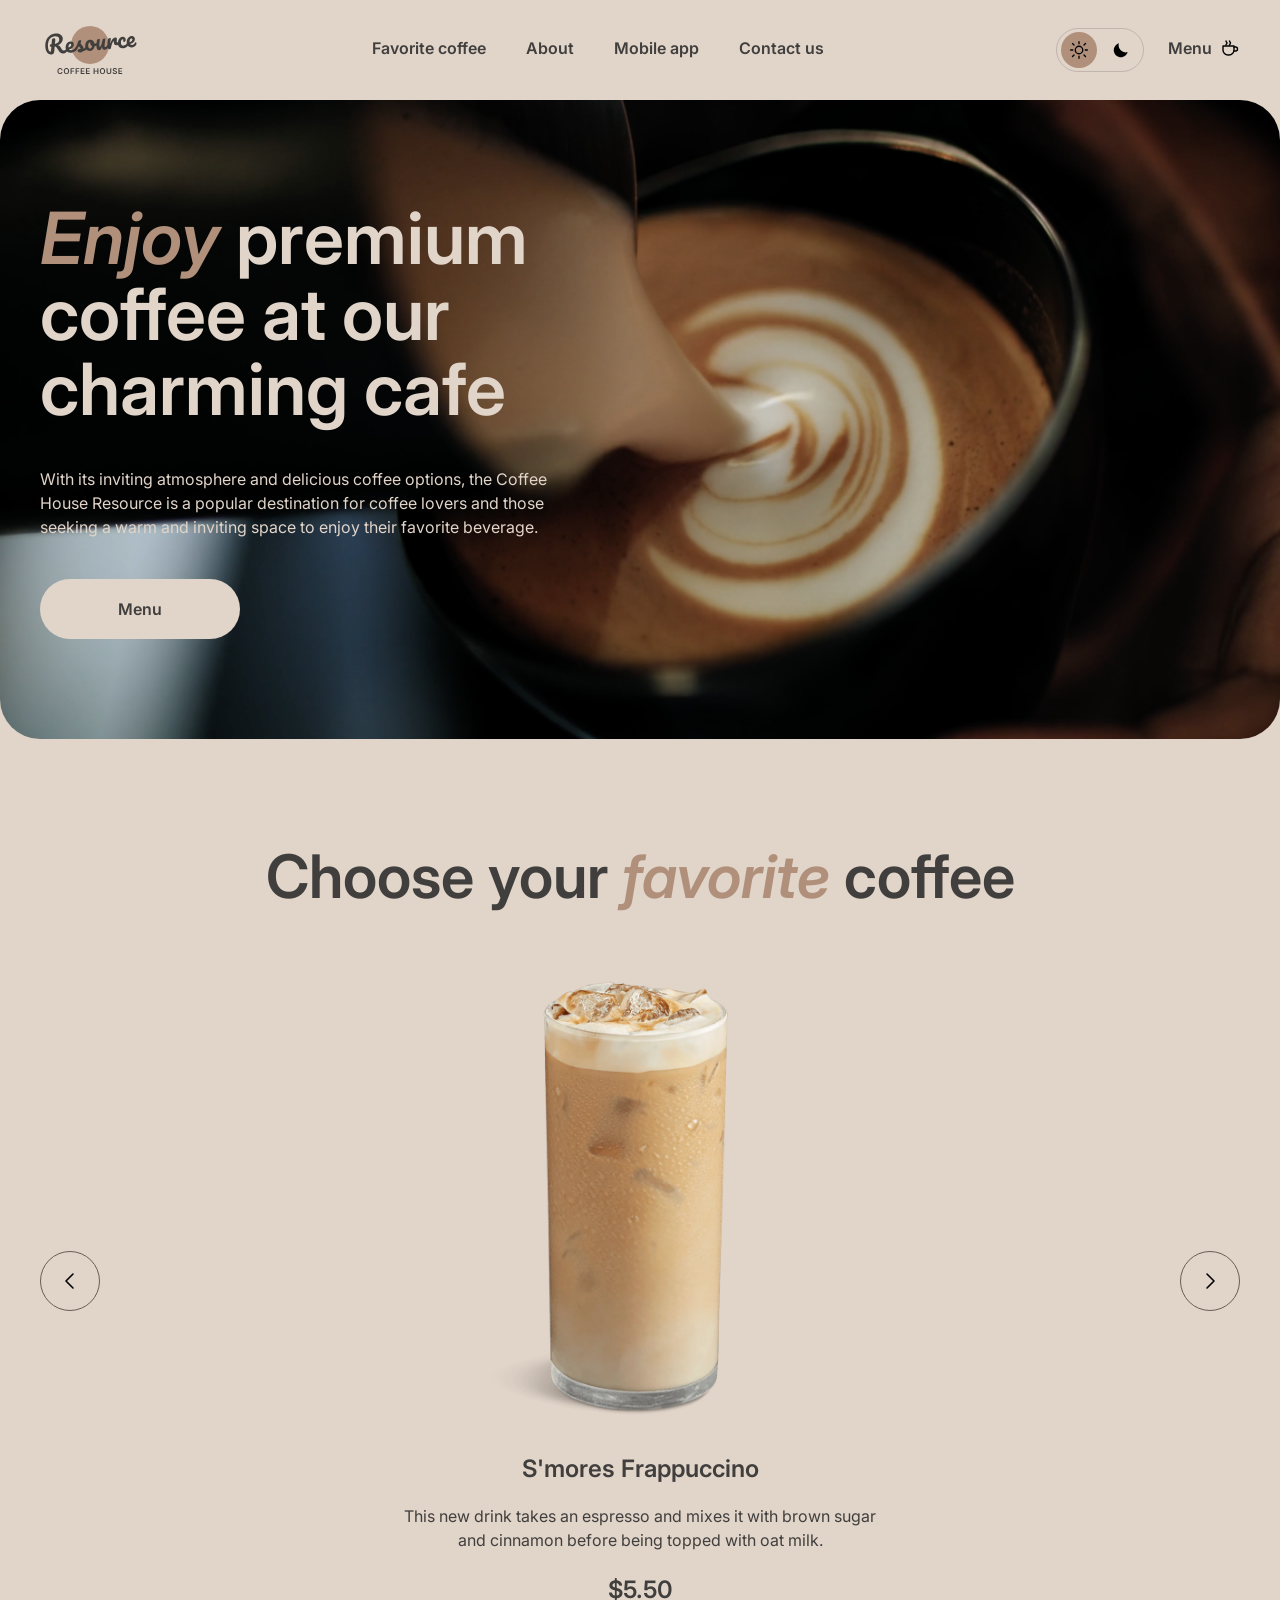
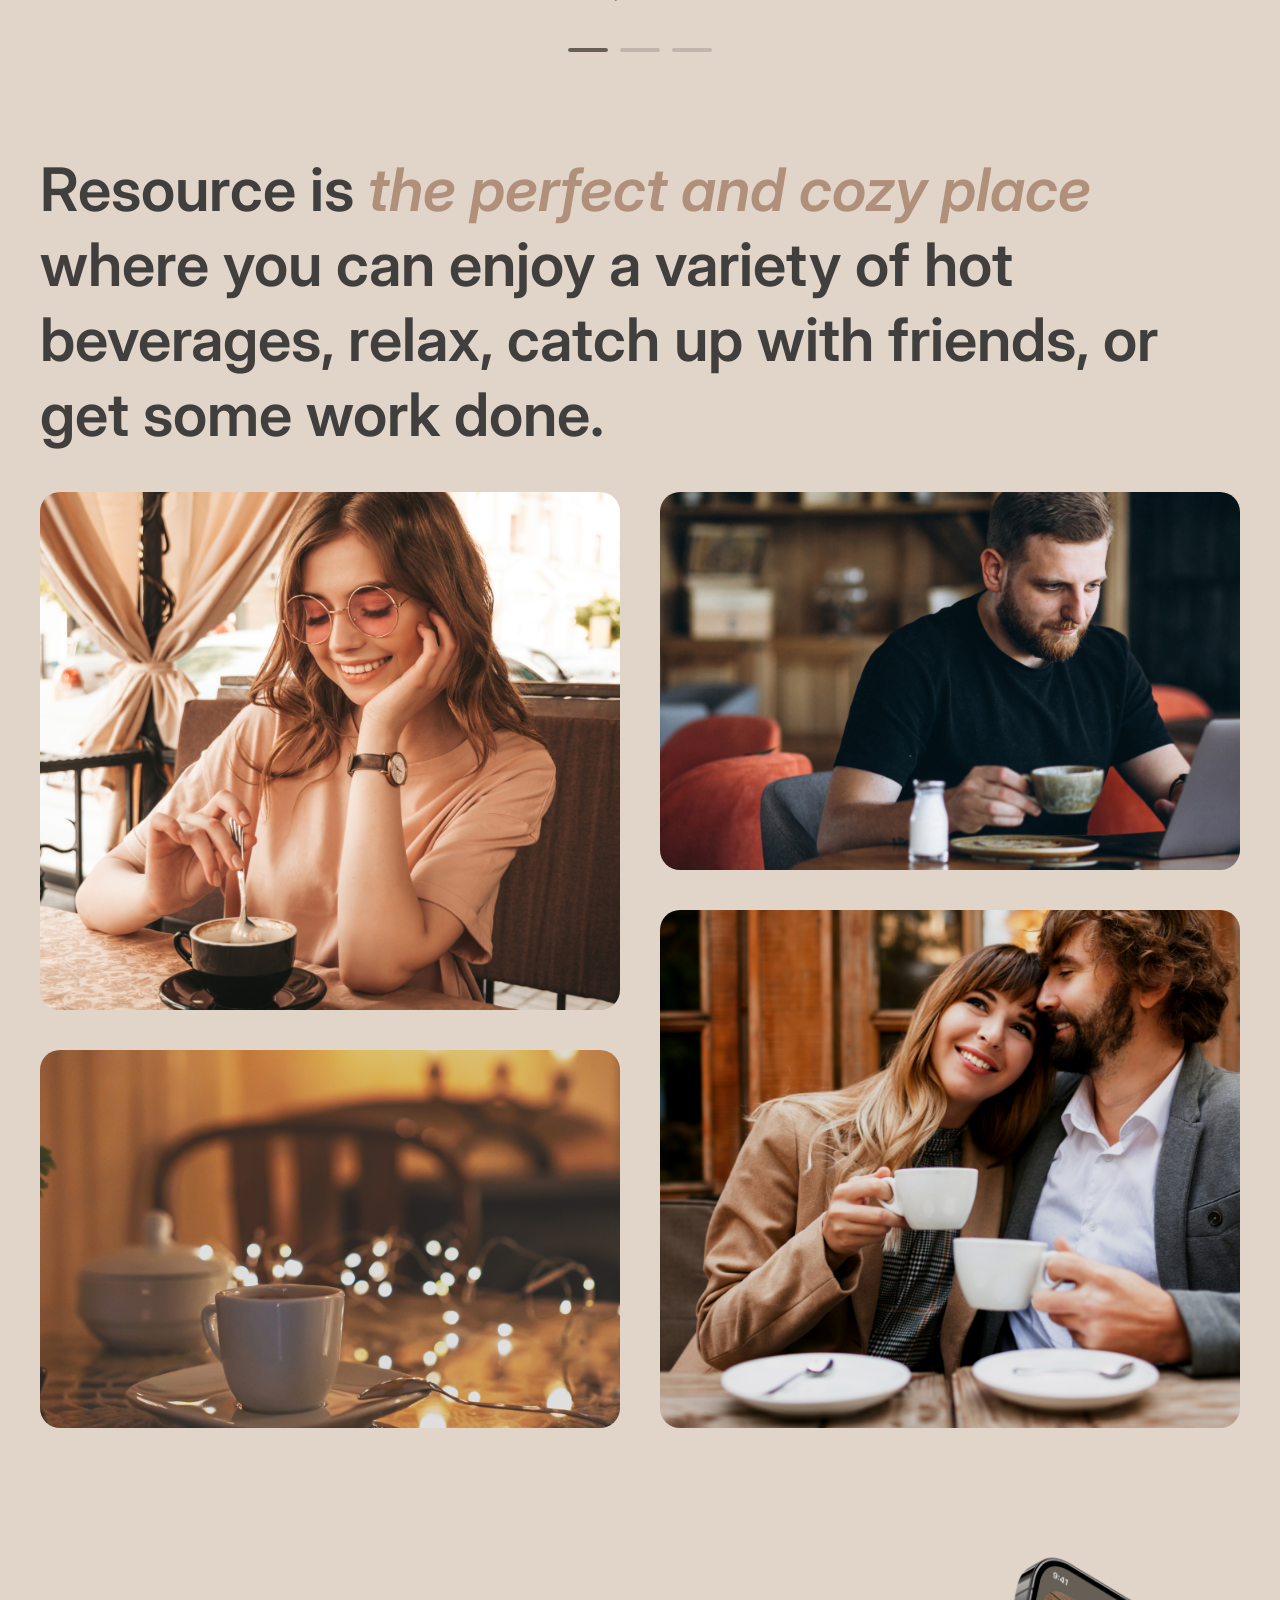
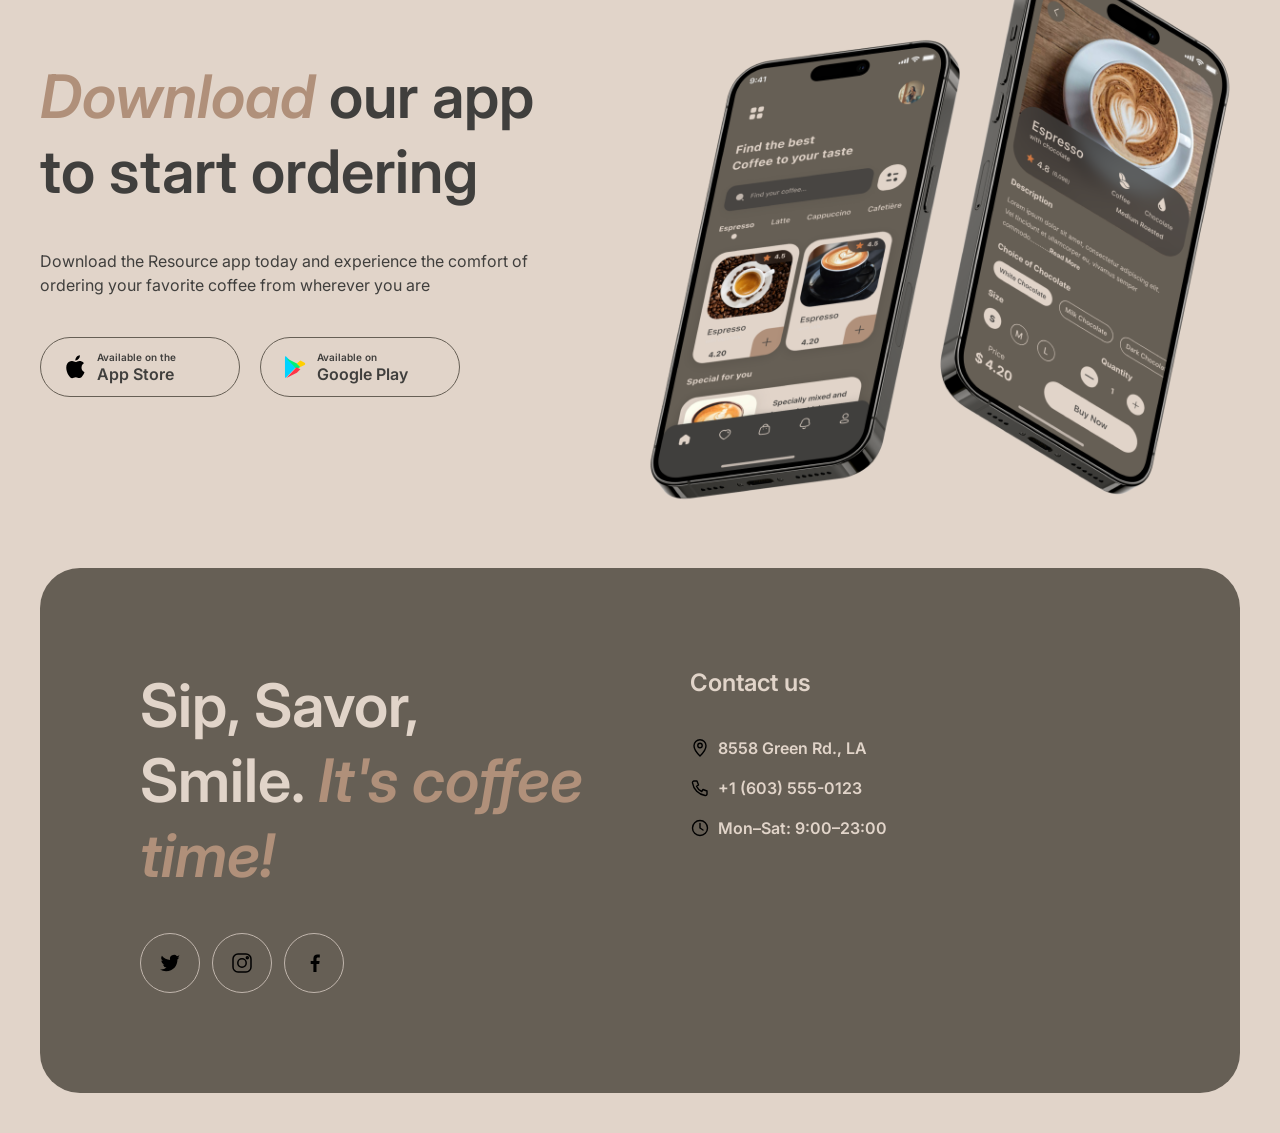
<file: index.html>
<!doctype html>
<html lang="en" data-theme="light">
  <head>
    <meta charset="UTF-8" />
    <meta name="viewport" content="width=device-width, initial-scale=1.0" />
    <title>Coffee House</title>
    <link rel="icon" href="assets/icons/logo-light.svg" type="image/svg+xml" />
    <link rel="preconnect" href="https://fonts.googleapis.com" />
    <link rel="preconnect" href="https://fonts.gstatic.com" crossorigin />
    <link
      href="https://fonts.googleapis.com/css2?family=Inter:ital,wght@0,400;0,600;1,600&display=swap"
      rel="stylesheet"
    />
    <link rel="stylesheet" href="css/reset.css" />
    <link rel="stylesheet" href="css/variables.css" />
    <link rel="stylesheet" href="css/styles.css" />
    <link rel="stylesheet" href="css/responsive.css" />
  </head>
  <body>

    <header class="site-header" id="top">
      <div class="container header-menu">
        <a href="#top" class="logo" aria-label="Coffee House">
          <img
            class="logo__img logo__img--light"
            src="assets/icons/logo-light.svg"
            alt="Coffee House logo"
            width="100"
            height="60"
          />
          <img
            class="logo__img logo__img--dark"
            src="assets/icons/logo-dark.svg"
            alt="Coffee House logo"
            width="100"
            height="60"
          />
        </a>

        <nav class="nav" aria-label="Main navigation">
          <ul class="nav-list">
            <li>
              <a class="menu-item" href="#favorite-coffee">Favorite coffee</a>
            </li>
            <li><a class="menu-item" href="#about">About</a></li>
            <li><a class="menu-item" href="#mobile-app">Mobile app</a></li>
            <li><a class="menu-item" href="#contacts">Contact us</a></li>
          </ul>
        </nav>

        <div class="header-actions">
          <button
            class="theme-switch"
            id="themeToggle"
            type="button"
            aria-label="Switch theme"
            aria-pressed="false"
          >
            <span class="theme-switch__icon theme-switch__icon--sun">
              <img src="assets/icons/sun.svg" alt="" width="20" height="20" />
            </span>
            <span class="theme-switch__icon theme-switch__icon--moon">
              <img src="assets/icons/moon.svg" alt="" width="20" height="20" />
            </span>
          </button>

          <a class="menu-item menu-item--cta" href="menu.html">
            <span>Menu</span>
            <img
              src="assets/icons/coffee-cup.svg"
              alt=""
              width="20"
              height="20"
            />
          </a>

          <button
            class="burger-btn"
            id="burgerBtn"
            type="button"
            aria-label="Open menu"
            aria-expanded="false"
            aria-controls="mobileMenu"
          >
            <span class="burger-line burger-line--top"></span>
            <span class="burger-line burger-line--bottom"></span>
          </button>
        </div>
      </div>
    </header>

    <div class="mobile-menu" id="mobileMenu" hidden>
      <nav class="mobile-nav" aria-label="Mobile navigation">
        <ul class="mobile-nav-list">
          <li>
            <a class="mobile-nav-link" href="#favorite-coffee"
              >Favorite coffee</a
            >
          </li>
          <li><a class="mobile-nav-link" href="#about">About</a></li>
          <li><a class="mobile-nav-link" href="#mobile-app">Mobile app</a></li>
          <li><a class="mobile-nav-link" href="#contacts">Contact us</a></li>
        </ul>
        <a class="mobile-nav__cta" href="menu.html">
          <span>Menu</span>
          <img
            src="assets/icons/coffee-cup.svg"
            alt=""
            width="32"
            height="32"
          />
        </a>
      </nav>
    </div>

    <main>
      <section class="hero">
        <div class="container-hero">
          <img
            class="hero-bg"
            src="assets/images/img-hero.png"
            alt=""
            aria-hidden="true"
          />
          <div class="hero-content">
            <h1>
              <span class="accent">Enjoy</span> premium coffee at our charming
              cafe
            </h1>
            <p>
              With its inviting atmosphere and delicious coffee options, the
              Coffee House Resource is a popular destination for coffee lovers
              and those seeking a warm and inviting space to enjoy their
              favorite beverage.
            </p>
            <a class="btn-primary" href="menu.html">
              <span>Menu</span>
              <img
                src="assets/icons/coffee-cup.svg"
                alt=""
                width="20"
                height="20"
                class="btn-primary__icon"
              />
            </a>
          </div>
        </div>
      </section>

      <section class="favorite-coffee" id="favorite-coffee">
        <div class="container">
          <h2>Choose your <span class="accent">favorite</span> coffee</h2>

          <div class="slider" id="coffeeSlider">
            <button
              class="slider-arrow slider-arrow--prev"
              id="sliderPrev"
              type="button"
              aria-label="Previous slide"
            >
              <img
                src="assets/icons/arrow-left.svg"
                alt=""
                width="24"
                height="24"
              />
            </button>

            <div class="slider-viewport">
              <ul class="slider-track" id="sliderTrack">
                <li class="slide">
                  <img
                    src="assets/images/coffee-slider-1.png"
                    alt="S'mores Frappuccino"
                  />
                  <h3>S'mores Frappuccino</h3>
                  <p>
                    This new drink takes an espresso and mixes it with brown
                    sugar and cinnamon before being topped with oat milk.
                  </p>
                  <p class="price">$5.50</p>
                </li>
                <li class="slide">
                  <img
                    src="assets/images/coffee-slider-2.png"
                    alt="Caramel Macchiato"
                  />
                  <h3>Caramel Macchiato</h3>
                  <p>
                    Fragrant and unique classic espresso with rich
                    caramel-peanut syrup, with cream under whipped thick foam.
                  </p>
                  <p class="price">$5.00</p>
                </li>
                <li class="slide">
                  <img
                    src="assets/images/coffee-slider-3.png"
                    alt="Ice coffee"
                  />
                  <h3>Ice coffee</h3>
                  <p>
                    A popular summer drink that tones and invigorates. Prepared
                    from coffee, milk and ice.
                  </p>
                  <p class="price">$4.50</p>
                </li>
              </ul>
            </div>

            <button
              class="slider-arrow slider-arrow--next"
              id="sliderNext"
              type="button"
              aria-label="Next slide"
            >
              <img
                src="assets/icons/arrow-right.svg"
                alt=""
                width="24"
                height="24"
              />
            </button>
          </div>

          <div
            class="slider-dots"
            id="sliderDots"
            role="group"
            aria-label="Choose slide"
          >
            <button
              type="button"
              class="slider-dot active"
              aria-current="true"
              aria-label="Go to slide 1"
            >
              <span class="slider-dot__progress"></span>
            </button>
            <button type="button" class="slider-dot" aria-label="Go to slide 2">
              <span class="slider-dot__progress"></span>
            </button>
            <button type="button" class="slider-dot" aria-label="Go to slide 3">
              <span class="slider-dot__progress"></span>
            </button>
          </div>
        </div>
      </section>

      <section class="about" id="about">
        <div class="container">
          <h2>
            Resource is
            <span class="accent">the perfect and cozy place</span> where you can
            enjoy a variety of hot beverages, relax, catch up with friends, or
            get some work done.
          </h2>

          <div class="about-images">
            <div class="about-col">
              <div class="about-box about-box--tall">
                <img src="assets/images/about-1.png" alt="Cozy cafe interior" />
              </div>
              <div class="about-box about-box--short">
                <img
                  src="assets/images/about-2.png"
                  alt="Freshly brewed coffee cup"
                />
              </div>
            </div>
            <div class="about-col">
              <div class="about-box about-box--short">
                <img
                  src="assets/images/about-3.png"
                  alt="Coffee beans assortment"
                />
              </div>
              <div class="about-box about-box--tall">
                <img
                  src="assets/images/about-4.png"
                  alt="Coffee preparation bar"
                />
              </div>
            </div>
          </div>
        </div>
      </section>

      <section class="mobile-app" id="mobile-app">
        <div class="container mobile-app-inner">
          <div class="offer">
            <h2>
              <span class="accent">Download</span> our app<br />to start
              ordering
            </h2>
            <p>
              Download the Resource app today and experience the comfort of
              ordering your favorite coffee from wherever you are
            </p>
            <div class="app-buttons">
              <a
                class="btn-outline"
                href="https://www.apple.com/app-store/"
                target="_blank"
                rel="noopener noreferrer"
              >
                <img
                  src="assets/icons/apple.svg"
                  alt=""
                  width="28"
                  height="28"
                />
                <span><small>Available on the</small>App Store</span>
              </a>
              <a
                class="btn-outline"
                href="https://play.google.com/store"
                target="_blank"
                rel="noopener noreferrer"
              >
                <img
                  src="assets/icons/google-play.svg"
                  alt=""
                  width="28"
                  height="28"
                />
                <span><small>Available on</small>Google Play</span>
              </a>
            </div>
          </div>
          <img
            class="mobile-screens"
            src="assets/images/mobile-screens.png"
            alt="Resource Mobile App Screens"
            width="630"
            height="630"
          />
        </div>
      </section>
    </main>

    <footer class="contacts" id="contacts">
      <div class="container">
        <div class="contacts-inner">
          <div class="offer">
            <h2>
              Sip, Savor, Smile. <span class="accent">It's coffee time!</span>
            </h2>
            <div class="socials">
              <a
                href="https://twitter.com"
                target="_blank"
                rel="noopener noreferrer"
                aria-label="Twitter"
              >
                <img
                  src="assets/icons/twitter.svg"
                  alt=""
                  width="24"
                  height="24"
                />
              </a>
              <a
                href="https://instagram.com"
                target="_blank"
                rel="noopener noreferrer"
                aria-label="Instagram"
              >
                <img
                  src="assets/icons/instagram.svg"
                  alt=""
                  width="24"
                  height="24"
                />
              </a>
              <a
                href="https://facebook.com"
                target="_blank"
                rel="noopener noreferrer"
                aria-label="Facebook"
              >
                <img
                  src="assets/icons/facebook.svg"
                  alt=""
                  width="24"
                  height="24"
                />
              </a>
            </div>
          </div>
          <div class="contacts-info">
            <h3>Contact us</h3>
            <ul class="contacts-list">
              <li>
                <a
                  class="contacts-link"
                  href="https://maps.google.com/?q=8558+Green+Rd+LA"
                  target="_blank"
                  rel="noopener noreferrer"
                >
                  <img
                    src="assets/icons/pin.svg"
                    alt=""
                    width="20"
                    height="20"
                  />
                  <span>8558 Green Rd., LA</span>
                </a>
              </li>
              <li>
                <a class="contacts-link" href="tel:+16035550123">
                  <img
                    src="assets/icons/phone.svg"
                    alt=""
                    width="20"
                    height="20"
                  />
                  <span>+1 (603) 555-0123</span>
                </a>
              </li>
              <li>
                <span class="contacts-link contacts-link--static">
                  <img
                    src="assets/icons/clock.svg"
                    alt=""
                    width="20"
                    height="20"
                  />
                  <span>Mon–Sat: 9:00–23:00</span>
                </span>
              </li>
            </ul>
          </div>
        </div>
      </div>
    </footer>

    <script src="js/theme.js"></script>
    <script src="js/burger.js"></script>
    <script src="js/slider.js"></script>
  </body>
</html>
</file>
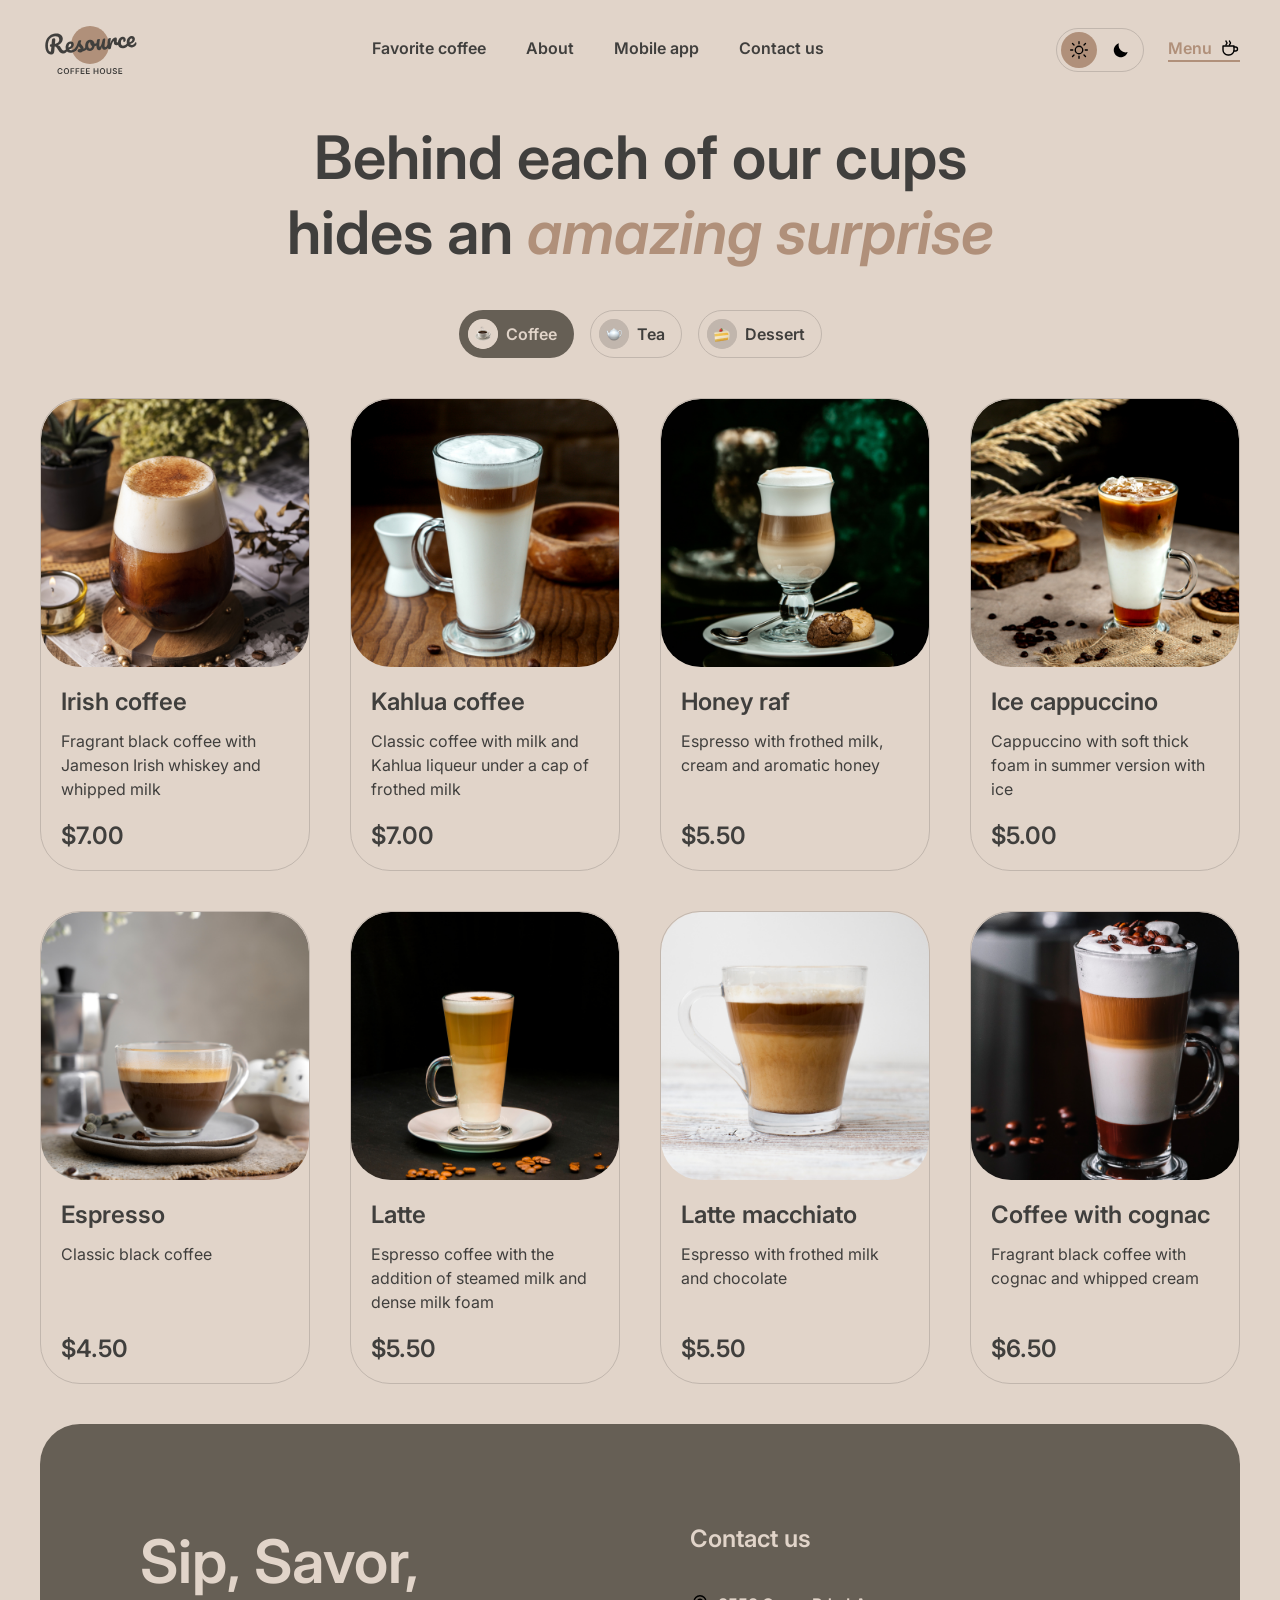
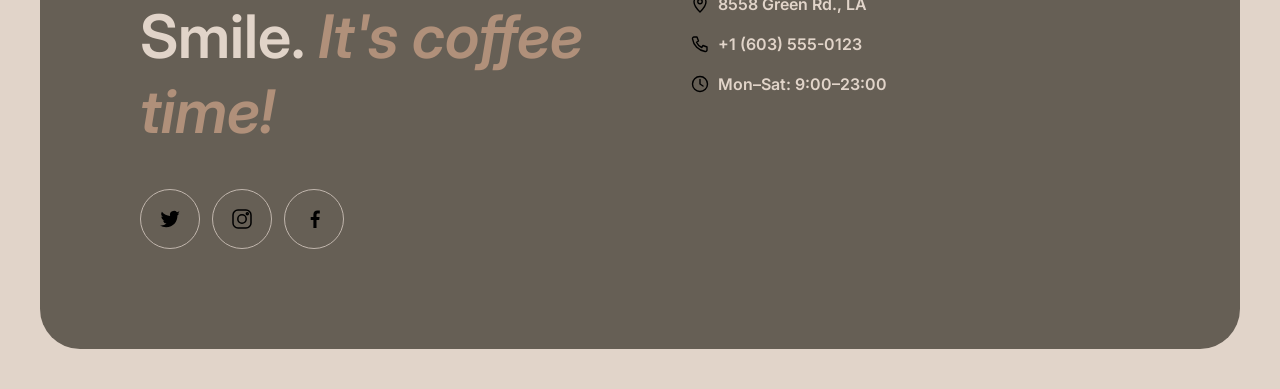
<file: menu.html>
<!doctype html>
<html lang="en" data-theme="light">
  <head>
    <meta charset="UTF-8" />
    <meta name="viewport" content="width=device-width, initial-scale=1.0" />
    <title>Menu — Coffee House</title>
    <link rel="icon" href="assets/icons/logo-light.svg" type="image/svg+xml" />
    <link rel="preconnect" href="https://fonts.googleapis.com" />
    <link rel="preconnect" href="https://fonts.gstatic.com" crossorigin />
    <link
      href="https://fonts.googleapis.com/css2?family=Inter:ital,wght@0,400;0,600;1,600&display=swap"
      rel="stylesheet"
    />
    <link rel="stylesheet" href="css/reset.css" />
    <link rel="stylesheet" href="css/variables.css" />
    <link rel="stylesheet" href="css/styles.css" />
    <link rel="stylesheet" href="css/responsive.css" />
    <link rel="stylesheet" href="css/menu.css" />
  </head>
  <body>

    <header class="site-header" id="top">
      <div class="container header-menu">
        <a href="index.html" class="logo" aria-label="Coffee House">
          <img
            class="logo__img logo__img--light"
            src="assets/icons/logo-light.svg"
            alt="Coffee House logo"
            width="100"
            height="60"
          />
          <img
            class="logo__img logo__img--dark"
            src="assets/icons/logo-dark.svg"
            alt="Coffee House logo"
            width="100"
            height="60"
          />
        </a>

        <nav class="nav" aria-label="Main navigation">
          <ul class="nav-list">
            <li>
              <a class="menu-item" href="index.html#favorite-coffee"
                >Favorite coffee</a
              >
            </li>
            <li><a class="menu-item" href="index.html#about">About</a></li>
            <li>
              <a class="menu-item" href="index.html#mobile-app">Mobile app</a>
            </li>
            <li>
              <a class="menu-item" href="index.html#contacts">Contact us</a>
            </li>
          </ul>
        </nav>

        <div class="header-actions">
          <button
            class="theme-switch"
            id="themeToggle"
            type="button"
            aria-label="Switch theme"
            aria-pressed="false"
          >
            <span class="theme-switch__icon theme-switch__icon--sun">
              <img src="assets/icons/sun.svg" alt="" width="20" height="20" />
            </span>
            <span class="theme-switch__icon theme-switch__icon--moon">
              <img src="assets/icons/moon.svg" alt="" width="20" height="20" />
            </span>
          </button>

          <a
            class="menu-item menu-item--cta menu-item--active"
            href="menu.html"
          >
            <span>Menu</span>
            <img
              src="assets/icons/coffee-cup.svg"
              alt=""
              width="20"
              height="20"
            />
          </a>

          <button
            class="burger-btn"
            id="burgerBtn"
            type="button"
            aria-label="Open menu"
            aria-expanded="false"
            aria-controls="mobileMenu"
          >
            <span class="burger-line burger-line--top"></span>
            <span class="burger-line burger-line--bottom"></span>
          </button>
        </div>
      </div>
    </header>

    <div class="mobile-menu" id="mobileMenu" hidden>
      <nav class="mobile-nav" aria-label="Mobile navigation">
        <ul class="mobile-nav-list">
          <li>
            <a class="mobile-nav-link" href="index.html#favorite-coffee"
              >Favorite coffee</a
            >
          </li>
          <li><a class="mobile-nav-link" href="index.html#about">About</a></li>
          <li>
            <a class="mobile-nav-link" href="index.html#mobile-app"
              >Mobile app</a
            >
          </li>
          <li>
            <a class="mobile-nav-link" href="index.html#contacts">Contact us</a>
          </li>
        </ul>
        <a class="mobile-nav__cta mobile-nav__cta--active" href="menu.html">
          <span>Menu</span>
          <img
            src="assets/icons/coffee-cup.svg"
            alt=""
            width="32"
            height="32"
          />
        </a>
      </nav>
    </div>

    <main class="menu-main">
      <section class="menu-offer">
        <div class="container">
          <h1>
            Behind each of our cups hides an
            <span class="accent">amazing surprise</span>
          </h1>

          <div
            class="menu-tabs"
            id="menuTabs"
            role="tablist"
            aria-label="Menu categories"
          >
            <button
              type="button"
              class="tab-item active"
              role="tab"
              aria-selected="true"
              aria-controls="menuGrid"
              id="tabCoffee"
              data-category="coffee"
            >
              <span class="tab-item__icon">
                <img
                  src="assets/icons/icon-cofee.png"
                  alt=""
                  width="30"
                  height="30"
                />
              </span>
              <span>Coffee</span>
            </button>
            <button
              type="button"
              class="tab-item"
              role="tab"
              aria-selected="false"
              aria-controls="menuGrid"
              id="tabTea"
              data-category="tea"
            >
              <span class="tab-item__icon">
                <img
                  src="assets/icons/icon-tea.png"
                  alt=""
                  width="30"
                  height="30"
                />
              </span>
              <span>Tea</span>
            </button>
            <button
              type="button"
              class="tab-item"
              role="tab"
              aria-selected="false"
              aria-controls="menuGrid"
              id="tabDessert"
              data-category="dessert"
            >
              <span class="tab-item__icon">
                <img
                  src="assets/icons/icon-desert.png"
                  alt=""
                  width="30"
                  height="30"
                />
              </span>
              <span>Dessert</span>
            </button>
          </div>
        </div>
      </section>

      <section class="menu-grid-section">
        <div class="container">
          <h2 class="visually-hidden">Menu items</h2>
          <!-- Product cards are rendered dynamically by js/menu.js -->
          <div
            class="menu-grid"
            id="menuGrid"
            role="tabpanel"
            aria-label="Category items"
            tabindex="0"
          ></div>

          <!-- Pagination is rendered dynamically by js/menu.js -->
          <div
            class="pagination"
            id="pagination"
            role="navigation"
            aria-label="Menu pages"
            hidden
          ></div>
        </div>
      </section>
    </main>

    <footer class="contacts" id="contacts">
      <div class="container">
        <div class="contacts-inner">
          <div class="offer">
            <h2>
              Sip, Savor, Smile. <span class="accent">It's coffee time!</span>
            </h2>
            <div class="socials">
              <a
                href="https://twitter.com"
                target="_blank"
                rel="noopener noreferrer"
                aria-label="Twitter"
              >
                <img
                  src="assets/icons/twitter.svg"
                  alt=""
                  width="24"
                  height="24"
                />
              </a>
              <a
                href="https://instagram.com"
                target="_blank"
                rel="noopener noreferrer"
                aria-label="Instagram"
              >
                <img
                  src="assets/icons/instagram.svg"
                  alt=""
                  width="24"
                  height="24"
                />
              </a>
              <a
                href="https://facebook.com"
                target="_blank"
                rel="noopener noreferrer"
                aria-label="Facebook"
              >
                <img
                  src="assets/icons/facebook.svg"
                  alt=""
                  width="24"
                  height="24"
                />
              </a>
            </div>
          </div>
          <div class="contacts-info">
            <h3>Contact us</h3>
            <ul class="contacts-list">
              <li>
                <a
                  class="contacts-link"
                  href="https://maps.google.com/?q=8558+Green+Rd+LA"
                  target="_blank"
                  rel="noopener noreferrer"
                >
                  <img
                    src="assets/icons/pin.svg"
                    alt=""
                    width="20"
                    height="20"
                  />
                  <span>8558 Green Rd., LA</span>
                </a>
              </li>
              <li>
                <a class="contacts-link" href="tel:+16035550123">
                  <img
                    src="assets/icons/phone.svg"
                    alt=""
                    width="20"
                    height="20"
                  />
                  <span>+1 (603) 555-0123</span>
                </a>
              </li>
              <li>
                <span class="contacts-link contacts-link--static">
                  <img
                    src="assets/icons/clock.svg"
                    alt=""
                    width="20"
                    height="20"
                  />
                  <span>Mon–Sat: 9:00–23:00</span>
                </span>
              </li>
            </ul>
          </div>
        </div>
      </div>
    </footer>

    <div class="product-modal" id="productModal" hidden>
      <div class="product-modal__backdrop" id="productModalBackdrop"></div>
      <div
        class="product-modal__dialog"
        role="dialog"
        aria-modal="true"
        aria-labelledby="modalTitle"
      >
        <div class="product-modal__preview">
          <img
            id="modalImg"
            src="assets/images/coffee-1.png"
            alt="Selected product"
          />
        </div>
        <div class="product-modal__body">
          <div class="product-modal__title">
            <h3 id="modalTitle">Irish coffee</h3>
            <p id="modalDesc">
              Fragrant black coffee with Jameson Irish whiskey and whipped milk
            </p>
          </div>

          <div class="modal-option-group">
            <p class="modal-option-group__label">Size</p>
            <div class="modal-tabs" id="modalSizes"></div>
          </div>

          <div class="modal-option-group">
            <p class="modal-option-group__label">Additives</p>
            <div class="modal-tabs" id="modalAdditives"></div>
          </div>

          <div class="modal-total">
            <span>Total:</span>
            <span id="modalTotal">$7.00</span>
          </div>

          <div class="modal-alert">
            <img src="assets/icons/clock.svg" alt="" width="16" height="16" />
            <p>
              The cost is not final. Download our mobile app to see the final
              price and place your order. Earn loyalty points and enjoy your
              favorite coffee with up to 20% discount.
            </p>
          </div>

          <button
            class="btn-outline btn-outline--full"
            id="modalClose"
            type="button"
          >
            Close
          </button>
        </div>
      </div>
    </div>

    <script src="js/theme.js"></script>
    <script src="js/burger.js"></script>
    <script src="js/products.js"></script>
    <script src="js/menu.js"></script>
  </body>
</html>
</file>
<file: css/variables.css>
:root {
  
  --color-accent: #b0907a;
  --color-text-inverse: #e1d4c9; 

  
  --color-bg-page: #e1d4c9;
  --color-bg-container: #665f55;
  --color-text-primary: #403f3d;
  --color-border-primary: #c1b6ad;
  --color-border-inverse: #665f55;
  --color-backdrop: rgba(41, 40, 38, 0.8);

  --font-main: 'Inter', Arial, sans-serif;

  --fs-h1: 72px;
  --lh-h1: 1.05;
  --fs-h2: 60px;
  --lh-h2: 1.25;
  --fs-h3: 24px;
  --lh-h3: 1.25;
  --fs-body: 16px;
  --lh-body: 1.5;
  --fs-caption: 10px;
  --lh-caption: 1.4;
  --fs-burger-link: 32px;

  --radius-lg: 40px;
  --radius-md: 20px;
  --radius-pill: 100px;

  --container-max: 1360px;
  --gap-section: 100px;
  --transition: 0.3s ease;
}

[data-theme='dark'] {
  --color-bg-page: #292826;
  --color-bg-container: #403f3d;
  --color-text-primary: #e1d4c9;
  --color-border-primary: #665f55;
  --color-border-inverse: #c1b6ad;
  --color-backdrop: rgba(0, 0, 0, 0.8);
}
</file>
<file: css/styles.css>
html {
  scroll-behavior: smooth;
}

body {
  font-family: var(--font-main);
  background-color: var(--color-bg-page);
  color: var(--color-text-primary);
  min-height: 100vh;
  transition:
    background-color var(--transition),
    color var(--transition);
}

.container {
  max-width: calc(var(--container-max) + 80px);
  margin: 0 auto;
  padding: 0 40px;
}

.accent {
  color: var(--color-accent);
  font-style: italic;
}

h1,
h2,
h3 {
  font-weight: 600;
}

main {
  display: flex;
  flex-direction: column;
  gap: var(--gap-section);
  padding: 0 0 40px;
}

footer.contacts {
  padding: 0 0 40px;
}

.site-header {
  position: relative;
  z-index: 100;
  padding: 20px 0;
  background-color: var(--color-bg-page);
  transition: background-color var(--transition);
}

.header-menu {
  display: flex;
  align-items: center;
  justify-content: space-between;
  gap: 24px;
}

.logo {
  display: inline-block;
  transition: opacity var(--transition);
}

.logo:hover {
  opacity: 0.8;
}

.logo__img {
  display: block;
  width: 100px;
  height: 60px;
}

.logo .logo__img--dark {
  display: none;
}

.logo .logo__img--light {
  display: block;
}

[data-theme='dark'] .logo .logo__img--light {
  display: none;
}

[data-theme='dark'] .logo .logo__img--dark {
  display: block;
}

.nav-list {
  display: flex;
  align-items: center;
  gap: 40px;
}

.menu-item {
  position: relative;
  font-weight: 600;
  font-size: var(--fs-body);
  padding-bottom: 4px;
  display: inline-flex;
  align-items: center;
  gap: 8px;
  white-space: nowrap;
  color: var(--color-text-primary);
  transition: color var(--transition);
}

.menu-item::after {
  content: '';
  position: absolute;
  left: 0;
  bottom: 0;
  width: 0;
  height: 2px;
  background-color: var(--color-text-primary);
  transition: width var(--transition);
}

.menu-item:hover::after,
.menu-item--active::after {
  width: 100%;
}

.menu-item--active {
  cursor: default;
  pointer-events: none;
}

.header-actions {
  display: flex;
  align-items: center;
  gap: 24px;
}

.theme-switch {
  display: flex;
  align-items: center;
  justify-content: space-between;
  gap: 4px;
  border: 1px solid var(--color-border-primary);
  border-radius: var(--radius-pill);
  padding: 4px;
  width: 88px;
  height: 44px;
  background: transparent;
  cursor: pointer;
  transition: border-color var(--transition);
}

.theme-switch:hover {
  border-color: var(--color-border-inverse);
}

.theme-switch__icon {
  width: 36px;
  height: 36px;
  border-radius: 50%;
  display: flex;
  align-items: center;
  justify-content: center;
  transition: background-color var(--transition);
}

.theme-switch__icon--sun {
  background-color: var(--color-accent);
}

[data-theme='dark'] .theme-switch__icon--sun {
  background-color: transparent;
}

[data-theme='dark'] .theme-switch__icon--moon {
  background-color: var(--color-border-inverse);
}

.burger-btn {
  display: none;
  flex-direction: column;
  align-items: center;
  justify-content: center;
  gap: 8px;
  width: 44px;
  height: 44px;
  border: 1px solid var(--color-border-inverse);
  border-radius: 50%;
  background: transparent;
  cursor: pointer;
  padding: 0;
  transition:
    border-color var(--transition),
    background-color var(--transition);
}

.burger-btn:hover {
  background-color: rgba(64, 63, 61, 0.05);
}

[data-theme='dark'] .burger-btn:hover {
  background-color: rgba(225, 212, 201, 0.08);
}

.burger-line {
  display: block;
  width: 16px;
  height: 2px;
  background-color: var(--color-text-primary);
  border-radius: 2px;
  transition:
    transform var(--transition),
    opacity var(--transition);
}

.burger-btn.active .burger-line--top {
  transform: translateY(5px) rotate(45deg);
}

.burger-btn.active .burger-line--bottom {
  transform: translateY(-5px) rotate(-45deg);
}

.mobile-menu {
  position: fixed;
  top: 84px;
  left: 0;
  right: 0;
  bottom: 0;
  z-index: 99;
  background-color: var(--color-bg-page);
  padding: 40px 16px;
  overflow-y: auto;
  transform: translateX(100%);
  transition: transform var(--transition);
  display: flex;
  flex-direction: column;
  align-items: center;
  justify-content: flex-start;
}

.mobile-menu.open {
  transform: translateX(0);
}

.mobile-nav {
  display: flex;
  flex-direction: column;
  align-items: center;
  gap: 40px;
  width: 100%;
}

.mobile-nav-list {
  display: flex;
  flex-direction: column;
  align-items: center;
  gap: 40px;
  width: 100%;
}

.mobile-nav-link {
  font-size: var(--fs-burger-link);
  font-weight: 600;
  color: var(--color-text-primary);
  transition: color var(--transition);
}

.mobile-nav-link:hover {
  color: var(--color-accent);
}

.mobile-nav__cta {
  display: inline-flex;
  align-items: center;
  gap: 16px;
  font-size: var(--fs-burger-link);
  font-weight: 600;
  color: var(--color-text-primary);
  margin-top: 20px;
  transition: color var(--transition);
}

.mobile-nav__cta:hover {
  color: var(--color-accent);
}

.hero {
  width: 100%;
}

.container-hero {
  position: relative;
  max-width: calc(var(--container-max) + 80px);
  margin: 0 auto;
  border-radius: var(--radius-lg);
  overflow: hidden;
  padding: 100px 40px;
  display: flex;
  align-items: center;
  min-height: 500px;
}

.hero-bg {
  position: absolute;
  inset: 0;
  width: 100%;
  height: 100%;
  object-fit: cover;
  z-index: -1;
  background-color: var(--color-border-inverse);
}

.hero-content {
  max-width: 530px;
  display: flex;
  flex-direction: column;
  gap: 40px;
}

.hero-content h1 {
  font-size: var(--fs-h1);
  line-height: var(--lh-h1);
  color: var(--color-text-inverse);
}

.hero-content p {
  font-size: var(--fs-body);
  line-height: var(--lh-body);
  color: var(--color-text-inverse);
}

.btn-primary {
  display: inline-flex;
  align-items: center;
  justify-content: center;
  gap: 8px;
  background-color: var(--color-text-inverse);
  color: #403f3d;
  font-weight: 600;
  font-size: var(--fs-body);
  padding: 20px 78px;
  border-radius: var(--radius-pill);
  align-self: flex-start;
  transition:
    background-color var(--transition),
    color var(--transition),
    transform var(--transition);
}

.btn-primary:hover {
  background-color: var(--color-accent);
  color: #403f3d;
}

.btn-primary__icon {
  display: none;
  width: 20px;
  height: 20px;
}

.favorite-coffee h2,
.about h2,
.mobile-app h2 {
  font-size: var(--fs-h2);
  line-height: var(--lh-h2);
  text-align: center;
}

.about h2 {
  text-align: left;
}

.favorite-coffee .container,
.about .container {
  display: flex;
  flex-direction: column;
  align-items: center;
  gap: 40px;
}

.slider {
  display: flex;
  align-items: center;
  justify-content: center;
  gap: 40px;
  width: 100%;
  user-select: none;
}

.slider-arrow {
  flex-shrink: 0;
  width: 60px;
  height: 60px;
  border-radius: 50%;
  border: 1px solid var(--color-border-inverse);
  display: flex;
  align-items: center;
  justify-content: center;
  background: transparent;
  cursor: pointer;
  transition:
    background-color var(--transition),
    border-color var(--transition),
    transform var(--transition);
}

.slider-arrow:hover {
  background-color: var(--color-border-inverse);
}

.slider-arrow:hover svg path,
.slider-arrow:hover img {
  filter: invert(1);
}

.slider-viewport {
  flex: 1;
  max-width: 1152px;
  overflow: hidden;
}

.slider-track {
  display: flex;
  transition: transform 0.5s ease-in-out;
}

.slide {
  flex: 0 0 100%;
  display: flex;
  flex-direction: column;
  align-items: center;
  gap: 20px;
  text-align: center;
  padding: 0 20px;
}

.slide img {
  width: 480px;
  height: 480px;
  max-width: 100%;
  object-fit: contain;
  background-color: transparent;
}

.slide h3 {
  font-size: var(--fs-h3);
  line-height: var(--lh-h3);
}

.slide p {
  font-size: var(--fs-body);
  line-height: var(--lh-body);
  max-width: 480px;
}

.slide .price {
  font-weight: 600;
  font-size: var(--fs-h3);
}

.slider-dots {
  display: flex;
  gap: 12px;
  align-items: center;
  justify-content: center;
}

.slider-dot {
  position: relative;
  width: 40px;
  height: 4px;
  border-radius: var(--radius-pill);
  background-color: var(--color-border-primary);
  overflow: hidden;
  cursor: pointer;
  transition: background-color var(--transition);
}

.slider-dot__progress {
  position: absolute;
  top: 0;
  left: 0;
  bottom: 0;
  width: 0;
  background-color: var(--color-border-inverse);
  border-radius: var(--radius-pill);
  transition: width 0.3s ease;
}

.slider-dot.active .slider-dot__progress {
  width: 100%;
}

.about-images {
  display: flex;
  gap: 40px;
  width: 100%;
}

.about-col {
  flex: 1;
  display: flex;
  flex-direction: column;
  gap: 40px;
}

.about-box {
  border-radius: var(--radius-md);
  overflow: hidden;
  background-color: var(--color-border-primary);
  transition: transform var(--transition);
}

.about-box:hover {
  transform: scale(1.02);
}

.about-box img {
  width: 100%;
  height: 100%;
  object-fit: cover;
  display: block;
}

.about-box--tall {
  aspect-ratio: 660 / 590;
}

.about-box--short {
  aspect-ratio: 660 / 430;
}

.mobile-app-inner {
  display: flex;
  align-items: center;
  justify-content: space-between;
  gap: 80px;
  border-radius: var(--radius-lg);
}

.mobile-app .offer {
  flex: 1;
  display: flex;
  flex-direction: column;
  align-items: flex-start;
  gap: 40px;
}

.mobile-app h2 {
  text-align: left;
}

.mobile-app p {
  font-size: var(--fs-body);
  line-height: var(--lh-body);
}

.app-buttons {
  display: flex;
  gap: 20px;
  flex-wrap: wrap;
}

.btn-outline {
  display: inline-flex;
  align-items: center;
  gap: 8px;
  border: 1px solid var(--color-border-inverse);
  border-radius: var(--radius-pill);
  padding: 12px 20px;
  width: 200px;
  color: var(--color-text-primary);
  transition:
    background-color var(--transition),
    border-color var(--transition),
    color var(--transition);
}

.btn-outline:hover {
  background-color: var(--color-border-inverse);
  color: var(--color-text-inverse);
}

.btn-outline:hover img {
  filter: invert(1);
}

.btn-outline span {
  display: flex;
  flex-direction: column;
  font-weight: 600;
  font-size: var(--fs-body);
}

.btn-outline small {
  font-size: var(--fs-caption);
  line-height: var(--lh-caption);
  font-weight: 600;
}

.mobile-screens {
  width: 630px;
  max-width: 50%;
  height: auto;
  object-fit: contain;
}

.contacts-inner {
  background-color: var(--color-bg-container);
  border-radius: var(--radius-lg);
  padding: 100px;
  display: flex;
  gap: 100px;
}

.contacts .offer,
.contacts-info {
  flex: 1;
  display: flex;
  flex-direction: column;
  align-items: flex-start;
  gap: 40px;
}

.contacts h2 {
  font-size: var(--fs-h2);
  line-height: var(--lh-h2);
  color: var(--color-text-inverse);
  text-align: left;
}

.socials {
  display: flex;
  gap: 12px;
}

.socials a {
  width: 60px;
  height: 60px;
  border-radius: 50%;
  border: 1px solid var(--color-border-primary);
  display: flex;
  align-items: center;
  justify-content: center;
  color: var(--color-text-inverse);
  transition:
    background-color var(--transition),
    border-color var(--transition),
    transform var(--transition);
}

.socials a:hover {
  background-color: var(--color-text-inverse);
  border-color: var(--color-text-inverse);
  transform: translateY(-2px);
}

.socials a:hover img {
  filter: invert(0.8) brightness(0.2);
}

.contacts-info h3 {
  font-size: var(--fs-h3);
  line-height: var(--lh-h3);
  color: var(--color-text-inverse);
}

.contacts-list {
  display: flex;
  flex-direction: column;
  gap: 16px;
}

.contacts-link {
  display: inline-flex;
  align-items: center;
  gap: 8px;
  font-weight: 600;
  font-size: var(--fs-body);
  color: var(--color-text-inverse);
  position: relative;
  padding-bottom: 2px;
  transition: opacity var(--transition);
}

.contacts-link::after {
  content: '';
  position: absolute;
  left: 0;
  bottom: 0;
  width: 0;
  height: 2px;
  background-color: var(--color-text-inverse);
  transition: width var(--transition);
}

.contacts-link:not(.contacts-link--static):hover::after {
  width: 100%;
}

.contacts-link--static {
  cursor: default;
}
</file>
<file: css/responsive.css>
@media (max-width: 768px) {
  .container {
    padding: 0 40px;
  }

  main {
    padding: 0 0 40px;
    gap: 80px;
  }

  footer.contacts {
    padding: 0 0 40px;
  }

  .nav {
    display: none;
  }

  .menu-item--cta {
    display: none;
  }

  .burger-btn {
    display: flex;
  }

  .container-hero {
    padding: 60px 40px;
    min-height: auto;
  }

  .hero-content {
    max-width: 100%;
  }

  .btn-primary__icon {
    display: block;
  }

  .about h2 {
    text-align: center;
  }

  .about-images {
    flex-direction: column;
  }

  .about-col .about-box--short {
    display: none;
  }

  .about-images .about-box--tall {
    aspect-ratio: auto;
    height: 590px;
  }

  .mobile-app-inner {
    flex-direction: column;
    text-align: left;
    gap: 40px;
  }

  .mobile-app .offer {
    align-items: flex-start;
    width: 100%;
  }

  .mobile-screens {
    max-width: 100%;
    width: 480px;
  }

  .contacts-inner {
    flex-direction: column;
    padding: 60px 40px;
    gap: 60px;
  }

  .product-modal__dialog {
    max-width: 680px;
    padding: 16px;
    gap: 20px;
  }
}

@media (max-width: 480px) {
  .container {
    padding: 0 16px;
  }

  main {
    padding: 0 0 40px;
    gap: 60px;
  }

  footer.contacts {
    padding: 0 0 40px;
  }

  .site-header {
    padding: 16px 0;
  }

  .header-menu {
    gap: 16px;
  }

  .mobile-menu {
    top: 76px;
    padding: 30px 16px;
  }

  .mobile-nav-list {
    gap: 32px;
  }

  .mobile-nav-link,
  .mobile-nav__cta {
    font-size: 28px;
  }

  .container-hero {
    padding: 40px 16px;
    border-radius: var(--radius-md);
  }

  .hero-content h1 {
    font-size: 42px;
    line-height: 1.15;
  }

  .hero-content p {
    font-size: 16px;
  }

  .btn-primary {
    padding: 18px 30px;
  }

  .favorite-coffee h2,
  .about h2,
  .mobile-app h2,
  .contacts h2,
  .menu-offer h1 {
    font-size: 32px;
    line-height: 1.25;
  }

  .slider {
    gap: 12px;
  }

  .slider-arrow {
    width: 44px;
    height: 44px;
  }

  .slide img {
    width: 100%;
    height: auto;
    aspect-ratio: 1 / 1;
  }

  .slide p {
    max-width: 100%;
  }

  .app-buttons {
    flex-direction: column;
    width: 100%;
  }

  .btn-outline {
    width: 100%;
  }

  .contacts-inner {
    padding: 60px 16px;
    border-radius: var(--radius-md);
    gap: 40px;
  }

  .socials a {
    width: 48px;
    height: 48px;
  }

  .product-card {
    max-width: 348px;
  }

  .product-modal {
    padding: 12px;
  }

  .product-modal__dialog {
    flex-direction: column;
    padding: 16px;
    max-height: 85vh;
    border-radius: var(--radius-md);
  }

  .product-modal__preview {
    display: none; 
  }

  .product-modal__body {
    gap: 16px;
  }
}
</file>
<file: css/menu.css>
.menu-main {
  display: flex;
  flex-direction: column;
  gap: 40px;
}

.menu-offer {
  padding-top: 20px;
}

.menu-offer h1 {
  font-size: var(--fs-h2);
  line-height: var(--lh-h2);
  text-align: center;
  max-width: 800px;
  margin: 0 auto 40px;
}

.menu-item--active {
  color: var(--color-accent);
}

.menu-item--active::after {
  background-color: var(--color-accent);
  width: 100%;
}

.menu-tabs {
  display: flex;
  gap: 16px;
  align-items: center;
  justify-content: center;
  flex-wrap: wrap;
}

.tab-item {
  display: inline-flex;
  align-items: center;
  gap: 8px;
  padding: 8px 16px 8px 8px;
  border-radius: var(--radius-pill);
  border: 1px solid var(--color-border-primary);
  background: transparent;
  font-weight: 600;
  font-size: var(--fs-body);
  color: var(--color-text-primary);
  cursor: pointer;
  transition:
    background-color var(--transition),
    border-color var(--transition),
    color var(--transition);
}

.tab-item:hover:not(.active) {
  background-color: var(--color-bg-container);
  border-color: var(--color-bg-container);
  color: var(--color-text-inverse);
}

.tab-item:hover:not(.active) .tab-item__icon {
  background-color: var(--color-text-inverse);
  color: var(--color-bg-container);
}

.tab-item__icon {
  width: 30px;
  height: 30px;
  border-radius: 50%;
  background-color: var(--color-border-primary);
  display: flex;
  align-items: center;
  justify-content: center;
  font-size: 16px;
  overflow: hidden;
  flex-shrink: 0;
  transition:
    background-color var(--transition),
    color var(--transition);
}

.tab-item__icon img {
  width: 100%;
  height: 100%;
  object-fit: contain;
}

.tab-item.active {
  background-color: var(--color-bg-container);
  border-color: transparent;
  color: var(--color-text-inverse);
  cursor: default;
  pointer-events: none;
}

.tab-item.active .tab-item__icon {
  background-color: var(--color-text-inverse);
  color: var(--color-bg-container);
}

.menu-grid-section {
  width: 100%;
}

.menu-grid {
  display: grid;
  grid-template-columns: repeat(4, minmax(0, 310px));
  gap: 40px;
  justify-content: center;
}

.product-card {
  width: 100%;
  max-width: 310px;
  justify-self: center;
  border: 1px solid var(--color-border-primary);
  border-radius: var(--radius-lg);
  overflow: hidden;
  display: flex;
  flex-direction: column;
  text-align: left;
  cursor: pointer;
  background: transparent;
  padding: 0;
  color: var(--color-text-primary);
  transition:
    border-color var(--transition),
    transform var(--transition),
    box-shadow var(--transition);
}

.product-card:hover {
  transform: translateY(-4px);
  border-color: var(--color-border-inverse);
  box-shadow: 0 10px 20px rgba(0, 0, 0, 0.08);
}

.product-card__img-wrap {
  width: 100%;
  aspect-ratio: 1 / 1;
  height: auto;
  border-radius: var(--radius-lg);
  overflow: hidden;
  background-color: var(--color-border-primary);
}

.product-card__img {
  width: 100%;
  height: 100%;
  object-fit: cover;
  transition: transform 0.4s ease;
}

.product-card:hover .product-card__img {
  transform: scale(1.05);
}

.product-card__body {
  padding: 20px;
  display: flex;
  flex-direction: column;
  justify-content: space-between;
  flex: 1;
  gap: 20px;
}

.product-card__title {
  display: flex;
  flex-direction: column;
  gap: 12px;
}

.product-card__title h3 {
  font-size: var(--fs-h3);
  line-height: var(--lh-h3);
}

.product-card__title p {
  font-size: var(--fs-body);
  line-height: var(--lh-body);
}

.product-card__price {
  font-weight: 600;
  font-size: var(--fs-h3);
}

.pagination {
  display: flex;
  justify-content: center;
  align-items: center;
  gap: 12px;
  margin-top: 40px;
  flex-wrap: wrap;
}

.pagination[hidden] {
  display: none !important;
}

.pagination__btn {
  min-width: 44px;
  height: 44px;
  padding: 0 12px;
  border-radius: 50%;
  border: 1px solid var(--color-border-primary);
  background: transparent;
  color: var(--color-text-primary);
  font-weight: 600;
  font-size: var(--fs-body);
  cursor: pointer;
  display: flex;
  align-items: center;
  justify-content: center;
  transition:
    background-color var(--transition),
    border-color var(--transition),
    color var(--transition);
}

.pagination__btn:hover:not(.active) {
  border-color: var(--color-border-inverse);
  background-color: var(--color-border-inverse);
  color: var(--color-text-inverse);
}

.pagination__btn.active {
  background-color: var(--color-border-inverse);
  border-color: var(--color-border-inverse);
  color: var(--color-text-inverse);
  cursor: default;
}

.product-modal {
  position: fixed;
  inset: 0;
  z-index: 200;
  display: flex;
  align-items: center;
  justify-content: center;
  padding: 20px;
  opacity: 1;
  transition: opacity var(--transition);
}

.product-modal[hidden] {
  display: none;
}

.product-modal__backdrop {
  position: absolute;
  inset: 0;
  background-color: var(--color-backdrop);
  cursor: pointer;
}

.product-modal__dialog {
  position: relative;
  background-color: var(--color-bg-page);
  border-radius: var(--radius-lg);
  padding: 16px;
  display: flex;
  gap: 20px;
  max-width: 800px;
  width: 100%;
  max-height: 90vh;
  overflow-y: auto;
  box-shadow: 0 20px 40px rgba(0, 0, 0, 0.2);
  transition: background-color var(--transition);
}

.product-modal__preview {
  flex-shrink: 0;
  width: 310px;
  height: 310px;
  border-radius: var(--radius-lg);
  overflow: hidden;
  background-color: var(--color-border-primary);
}

.product-modal__preview img {
  width: 100%;
  height: 100%;
  object-fit: cover;
  display: block;
}

.product-modal__body {
  flex: 1;
  display: flex;
  flex-direction: column;
  gap: 20px;
  min-width: 0;
}

.product-modal__title h3 {
  font-size: var(--fs-h3);
  line-height: var(--lh-h3);
  margin-bottom: 12px;
}

.product-modal__title p {
  font-size: var(--fs-body);
  line-height: var(--lh-body);
}

.modal-option-group__label {
  font-size: var(--fs-body);
  margin-bottom: 8px;
  font-weight: 400;
}

.modal-tabs {
  display: flex;
  flex-wrap: wrap;
  gap: 8px;
}

.modal-total {
  display: flex;
  justify-content: space-between;
  font-weight: 600;
  font-size: var(--fs-h3);
  padding-top: 4px;
}

.modal-alert {
  display: flex;
  gap: 8px;
  align-items: flex-start;
  border-top: 1px solid var(--color-border-primary);
  padding-top: 12px;
}

.modal-alert img {
  flex-shrink: 0;
  margin-top: 2px;
}

.modal-alert p {
  font-size: var(--fs-caption);
  line-height: var(--lh-caption);
  font-weight: 600;
}

.btn-outline--full {
  width: 100%;
  justify-content: center;
  padding: 12px 20px;
  cursor: pointer;
  text-align: center;
}

@media (max-width: 768px) {
  .menu-grid {
    grid-template-columns: repeat(2, minmax(0, 310px));
    gap: 40px;
  }
}

@media (max-width: 480px) {
  .menu-offer h1 {
    font-size: 32px;
    line-height: 1.25;
  }

  .menu-grid {
    grid-template-columns: 1fr;
    justify-items: center;
    gap: 30px;
  }

  .menu-tabs {
    flex-wrap: nowrap;
    gap: 8px;
  }

  .tab-item {
    padding: 6px 12px 6px 6px;
    font-size: 14px;
    gap: 6px;
  }

  .tab-item__icon {
    width: 24px;
    height: 24px;
  }
}
</file>
